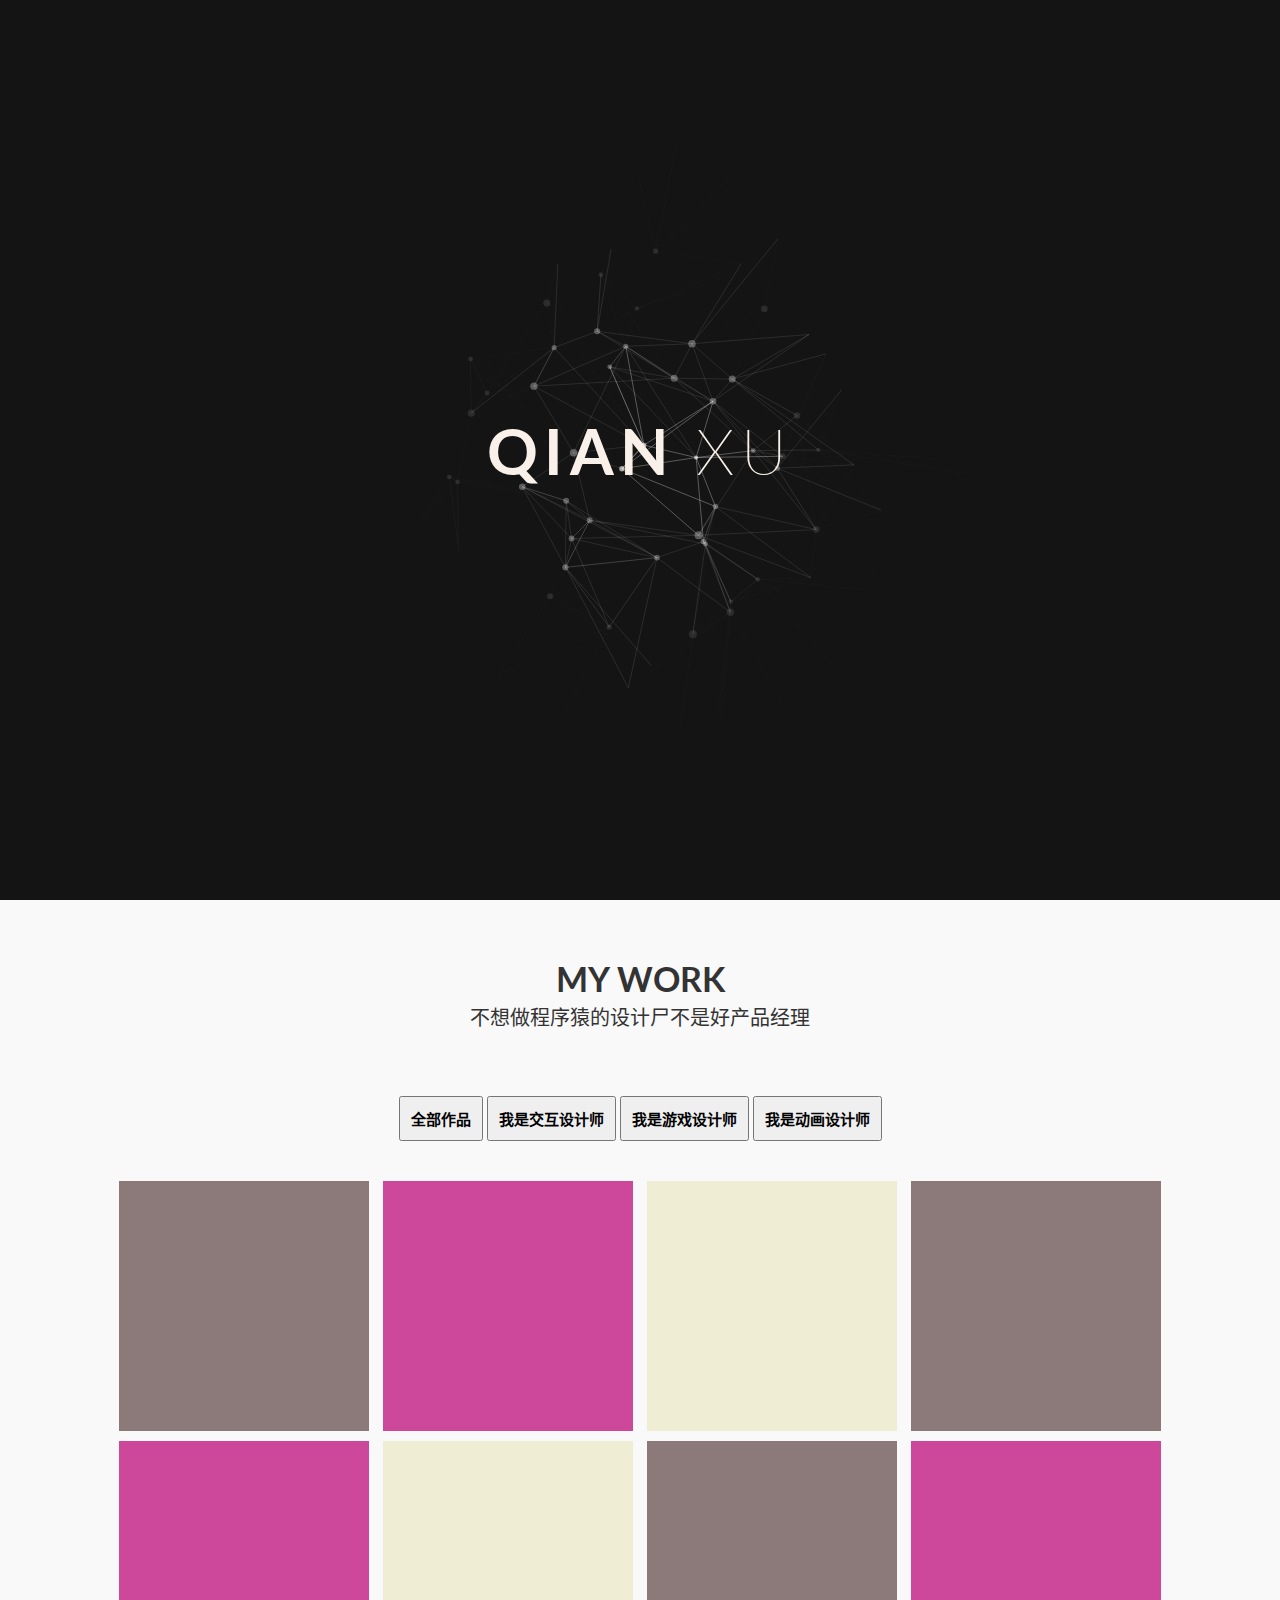
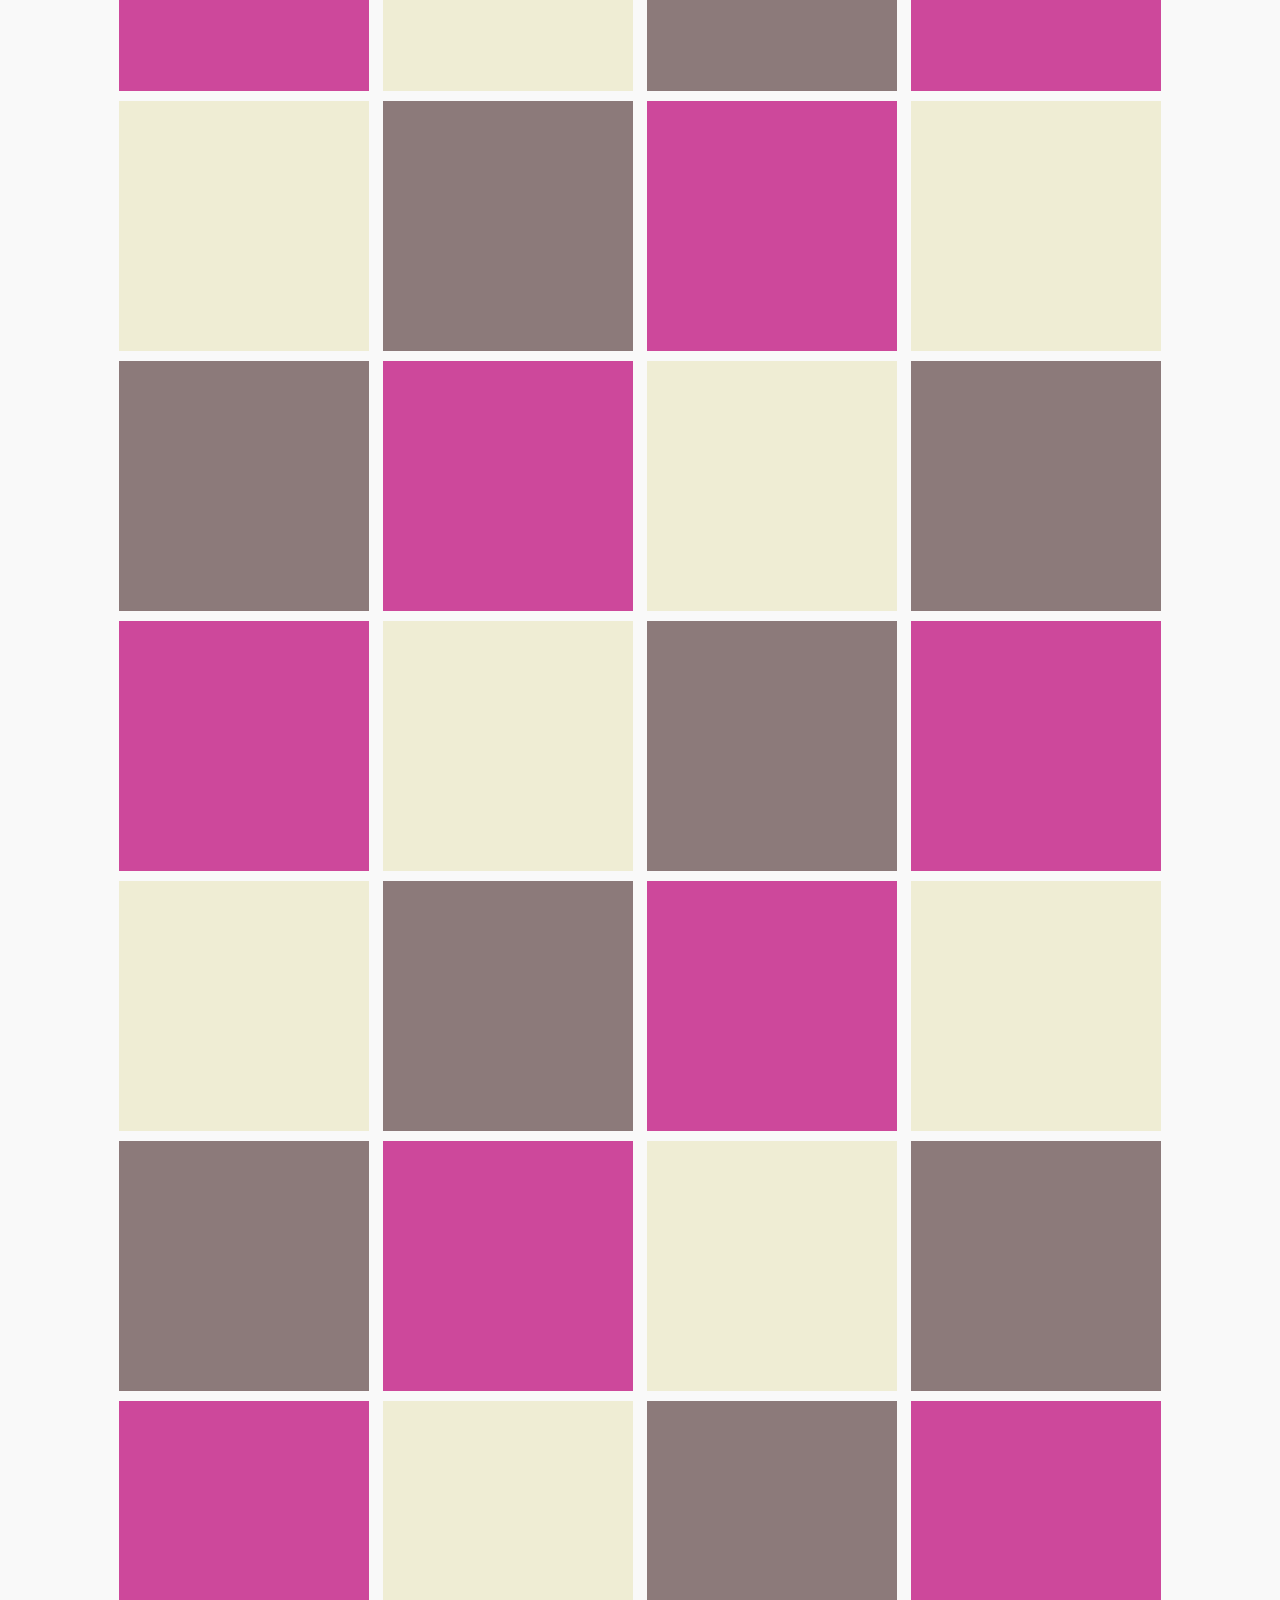
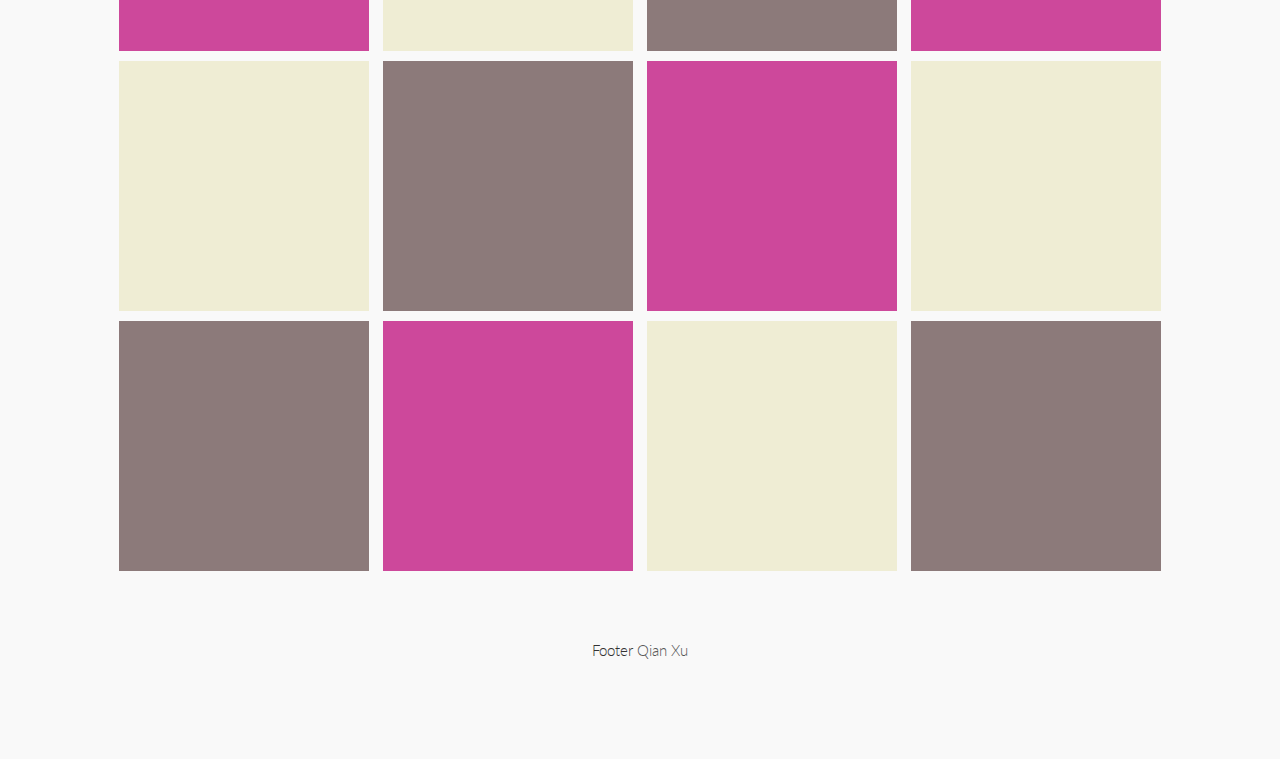
<file: index/index.html>
<!DOCTYPE html>
<html lang="zh-CN" class="no-js">
	<head>

		<meta charset="UTF-8" />
		<meta http-equiv="X-UA-Compatible" content="IE=edge"> 
		<meta name="viewport" content="width=device-width, initial-scale=1"> 
		<link rel="stylesheet" type="text/css" href="css/main.css" />
		<link rel="stylesheet" type="text/css" href="css/head_background.css" />
		<link rel="shortcut icon" href="shortcut/favicon(64px).png" type="image/x-icon">

		
		<title>Qian‘s Website</title>

		<link rel="stylesheet" type="text/css" href="css/default.css" />
		<link rel="stylesheet" type="text/css" href="css/gallery.css" />
		<script src="js/modernizr.custom.js"></script>
			
	</head>
	<body>
		<div class="headBackground">
			<div id="large-header" class="large-header">
				<canvas id="head-canvas"></canvas>
				<h1 class="main-title">Qian <span class="thin">Xu</span></h1>
			</div>

		</div>
		<!-- /container -->
		<nav>

		<div class="main">
			
			<header class="clearfix">
				<h1>MY WORK<span>不想做程序猿的设计尸不是好产品经理</span></h1>	
			</header>

			<div class="tag">
				<button><h1>全部作品</h1></button>
				<button><h1>我是交互设计师</h1></button>
				<button><h1>我是游戏设计师</h1></button>
				<button><h1>我是动画设计师</h1></button>
			</div>
				<ul id="og-grid" class="og-grid">
					<li>
						<a href="http://cargocollective.com/jaimemartinez/" data-largesrc="images/1.jpg" data-title="Azuki bean" data-description="Swiss chard pumpkin bunya nuts maize plantain aubergine napa cabbage soko coriander sweet pepper water spinach winter purslane shallot tigernut lentil beetroot.">
							<img src="images/thumbs/1.jpg" alt="img01"/>
						</a>
					</li>
					<li>
						<a href="http://cargocollective.com/jaimemartinez/" data-largesrc="images/2.jpg" data-title="Veggies sunt bona vobis" data-description="Komatsuna prairie turnip wattle seed artichoke mustard horseradish taro rutabaga ricebean carrot black-eyed pea turnip greens beetroot yarrow watercress kombu.">
							<img src="images/thumbs/2.jpg" alt="img02"/>
						</a>
					</li>
					<li>
						<a href="http://cargocollective.com/jaimemartinez/" data-largesrc="images/3.jpg" data-title="Dandelion horseradish" data-description="Cabbage bamboo shoot broccoli rabe chickpea chard sea lettuce lettuce ricebean artichoke earthnut pea aubergine okra brussels sprout avocado tomato.">
							<img src="images/thumbs/3.jpg" alt="img03"/>
						</a>
					</li>
					<li>
						<a href="http://cargocollective.com/jaimemartinez/" data-largesrc="images/1.jpg" data-title="Azuki bean" data-description="Swiss chard pumpkin bunya nuts maize plantain aubergine napa cabbage soko coriander sweet pepper water spinach winter purslane shallot tigernut lentil beetroot.">
							<img src="images/thumbs/1.jpg" alt="img01"/>
						</a>
					</li>
					<li>
						<a href="http://cargocollective.com/jaimemartinez/" data-largesrc="images/2.jpg" data-title="Veggies sunt bona vobis" data-description="Komatsuna prairie turnip wattle seed artichoke mustard horseradish taro rutabaga ricebean carrot black-eyed pea turnip greens beetroot yarrow watercress kombu.">
							<img src="images/thumbs/2.jpg" alt="img02"/>
						</a>
					</li>
					<li>
						<a href="http://cargocollective.com/jaimemartinez/" data-largesrc="images/3.jpg" data-title="Dandelion horseradish" data-description="Cabbage bamboo shoot broccoli rabe chickpea chard sea lettuce lettuce ricebean artichoke earthnut pea aubergine okra brussels sprout avocado tomato.">
							<img src="images/thumbs/3.jpg" alt="img03"/>
						</a>
					</li>
					<li>
						<a href="http://cargocollective.com/jaimemartinez/" data-largesrc="images/1.jpg" data-title="Azuki bean" data-description="Swiss chard pumpkin bunya nuts maize plantain aubergine napa cabbage soko coriander sweet pepper water spinach winter purslane shallot tigernut lentil beetroot.">
							<img src="images/thumbs/1.jpg" alt="img01"/>
						</a>
					</li>
					<li>
						<a href="http://cargocollective.com/jaimemartinez/" data-largesrc="images/2.jpg" data-title="Veggies sunt bona vobis" data-description="Komatsuna prairie turnip wattle seed artichoke mustard horseradish taro rutabaga ricebean carrot black-eyed pea turnip greens beetroot yarrow watercress kombu.">
							<img src="images/thumbs/2.jpg" alt="img02"/>
						</a>
					</li>
					<li>
						<a href="http://cargocollective.com/jaimemartinez/" data-largesrc="images/3.jpg" data-title="Dandelion horseradish" data-description="Cabbage bamboo shoot broccoli rabe chickpea chard sea lettuce lettuce ricebean artichoke earthnut pea aubergine okra brussels sprout avocado tomato.">
							<img src="images/thumbs/3.jpg" alt="img03"/>
						</a>
					</li>
					<li>
						<a href="http://cargocollective.com/jaimemartinez/" data-largesrc="images/1.jpg" data-title="Azuki bean" data-description="Swiss chard pumpkin bunya nuts maize plantain aubergine napa cabbage soko coriander sweet pepper water spinach winter purslane shallot tigernut lentil beetroot.">
							<img src="images/thumbs/1.jpg" alt="img01"/>
						</a>
					</li>
					<li>
						<a href="http://cargocollective.com/jaimemartinez/" data-largesrc="images/2.jpg" data-title="Veggies sunt bona vobis" data-description="Komatsuna prairie turnip wattle seed artichoke mustard horseradish taro rutabaga ricebean carrot black-eyed pea turnip greens beetroot yarrow watercress kombu.">
							<img src="images/thumbs/2.jpg" alt="img02"/>
						</a>
					</li>
					<li>
						<a href="http://cargocollective.com/jaimemartinez/" data-largesrc="images/3.jpg" data-title="Dandelion horseradish" data-description="Cabbage bamboo shoot broccoli rabe chickpea chard sea lettuce lettuce ricebean artichoke earthnut pea aubergine okra brussels sprout avocado tomato.">
							<img src="images/thumbs/3.jpg" alt="img03"/>
						</a>
					</li>
					<li>
						<a href="http://cargocollective.com/jaimemartinez/" data-largesrc="images/1.jpg" data-title="Azuki bean" data-description="Swiss chard pumpkin bunya nuts maize plantain aubergine napa cabbage soko coriander sweet pepper water spinach winter purslane shallot tigernut lentil beetroot.">
							<img src="images/thumbs/1.jpg" alt="img01"/>
						</a>
					</li>
					<li>
						<a href="http://cargocollective.com/jaimemartinez/" data-largesrc="images/2.jpg" data-title="Veggies sunt bona vobis" data-description="Komatsuna prairie turnip wattle seed artichoke mustard horseradish taro rutabaga ricebean carrot black-eyed pea turnip greens beetroot yarrow watercress kombu.">
							<img src="images/thumbs/2.jpg" alt="img02"/>
						</a>
					</li>
					<li>
						<a href="http://cargocollective.com/jaimemartinez/" data-largesrc="images/3.jpg" data-title="Dandelion horseradish" data-description="Cabbage bamboo shoot broccoli rabe chickpea chard sea lettuce lettuce ricebean artichoke earthnut pea aubergine okra brussels sprout avocado tomato.">
							<img src="images/thumbs/3.jpg" alt="img03"/>
						</a>
					</li>
					<li>
						<a href="http://cargocollective.com/jaimemartinez/" data-largesrc="images/1.jpg" data-title="Azuki bean" data-description="Swiss chard pumpkin bunya nuts maize plantain aubergine napa cabbage soko coriander sweet pepper water spinach winter purslane shallot tigernut lentil beetroot.">
							<img src="images/thumbs/1.jpg" alt="img01"/>
						</a>
					</li>
					<li>
						<a href="http://cargocollective.com/jaimemartinez/" data-largesrc="images/2.jpg" data-title="Veggies sunt bona vobis" data-description="Komatsuna prairie turnip wattle seed artichoke mustard horseradish taro rutabaga ricebean carrot black-eyed pea turnip greens beetroot yarrow watercress kombu.">
							<img src="images/thumbs/2.jpg" alt="img02"/>
						</a>
					</li>
					<li>
						<a href="http://cargocollective.com/jaimemartinez/" data-largesrc="images/3.jpg" data-title="Dandelion horseradish" data-description="Cabbage bamboo shoot broccoli rabe chickpea chard sea lettuce lettuce ricebean artichoke earthnut pea aubergine okra brussels sprout avocado tomato.">
							<img src="images/thumbs/3.jpg" alt="img03"/>
						</a>
					</li>
					<li>
						<a href="http://cargocollective.com/jaimemartinez/" data-largesrc="images/1.jpg" data-title="Azuki bean" data-description="Swiss chard pumpkin bunya nuts maize plantain aubergine napa cabbage soko coriander sweet pepper water spinach winter purslane shallot tigernut lentil beetroot.">
							<img src="images/thumbs/1.jpg" alt="img01"/>
						</a>
					</li>
					<li>
						<a href="http://cargocollective.com/jaimemartinez/" data-largesrc="images/2.jpg" data-title="Veggies sunt bona vobis" data-description="Komatsuna prairie turnip wattle seed artichoke mustard horseradish taro rutabaga ricebean carrot black-eyed pea turnip greens beetroot yarrow watercress kombu.">
							<img src="images/thumbs/2.jpg" alt="img02"/>
						</a>
					</li>
					<li>
						<a href="http://cargocollective.com/jaimemartinez/" data-largesrc="images/3.jpg" data-title="Dandelion horseradish" data-description="Cabbage bamboo shoot broccoli rabe chickpea chard sea lettuce lettuce ricebean artichoke earthnut pea aubergine okra brussels sprout avocado tomato.">
							<img src="images/thumbs/3.jpg" alt="img03"/>
						</a>
					</li>
					<li>
						<a href="http://cargocollective.com/jaimemartinez/" data-largesrc="images/1.jpg" data-title="Azuki bean" data-description="Swiss chard pumpkin bunya nuts maize plantain aubergine napa cabbage soko coriander sweet pepper water spinach winter purslane shallot tigernut lentil beetroot.">
							<img src="images/thumbs/1.jpg" alt="img01"/>
						</a>
					</li>
					<li>
						<a href="http://cargocollective.com/jaimemartinez/" data-largesrc="images/2.jpg" data-title="Veggies sunt bona vobis" data-description="Komatsuna prairie turnip wattle seed artichoke mustard horseradish taro rutabaga ricebean carrot black-eyed pea turnip greens beetroot yarrow watercress kombu.">
							<img src="images/thumbs/2.jpg" alt="img02"/>
						</a>
					</li>
					<li>
						<a href="http://cargocollective.com/jaimemartinez/" data-largesrc="images/3.jpg" data-title="Dandelion horseradish" data-description="Cabbage bamboo shoot broccoli rabe chickpea chard sea lettuce lettuce ricebean artichoke earthnut pea aubergine okra brussels sprout avocado tomato.">
							<img src="images/thumbs/3.jpg" alt="img03"/>
						</a>
					</li>
					<li>
						<a href="http://cargocollective.com/jaimemartinez/" data-largesrc="images/1.jpg" data-title="Azuki bean" data-description="Swiss chard pumpkin bunya nuts maize plantain aubergine napa cabbage soko coriander sweet pepper water spinach winter purslane shallot tigernut lentil beetroot.">
							<img src="images/thumbs/1.jpg" alt="img01"/>
						</a>
					</li>
					<li>
						<a href="http://cargocollective.com/jaimemartinez/" data-largesrc="images/2.jpg" data-title="Veggies sunt bona vobis" data-description="Komatsuna prairie turnip wattle seed artichoke mustard horseradish taro rutabaga ricebean carrot black-eyed pea turnip greens beetroot yarrow watercress kombu.">
							<img src="images/thumbs/2.jpg" alt="img02"/>
						</a>
					</li>
					<li>
						<a href="http://cargocollective.com/jaimemartinez/" data-largesrc="images/3.jpg" data-title="Dandelion horseradish" data-description="Cabbage bamboo shoot broccoli rabe chickpea chard sea lettuce lettuce ricebean artichoke earthnut pea aubergine okra brussels sprout avocado tomato.">
							<img src="images/thumbs/3.jpg" alt="img03"/>
						</a>
					</li>
					<li>
						<a href="http://cargocollective.com/jaimemartinez/" data-largesrc="images/1.jpg" data-title="Azuki bean" data-description="Swiss chard pumpkin bunya nuts maize plantain aubergine napa cabbage soko coriander sweet pepper water spinach winter purslane shallot tigernut lentil beetroot.">
							<img src="images/thumbs/1.jpg" alt="img01"/>
						</a>
					</li>
					<li>
						<a href="http://cargocollective.com/jaimemartinez/" data-largesrc="images/2.jpg" data-title="Veggies sunt bona vobis" data-description="Komatsuna prairie turnip wattle seed artichoke mustard horseradish taro rutabaga ricebean carrot black-eyed pea turnip greens beetroot yarrow watercress kombu.">
							<img src="images/thumbs/2.jpg" alt="img02"/>
						</a>
					</li>
					<li>
						<a href="http://cargocollective.com/jaimemartinez/" data-largesrc="images/3.jpg" data-title="Dandelion horseradish" data-description="Cabbage bamboo shoot broccoli rabe chickpea chard sea lettuce lettuce ricebean artichoke earthnut pea aubergine okra brussels sprout avocado tomato.">
							<img src="images/thumbs/3.jpg" alt="img03"/>
						</a>
					</li>
					<li>
						<a href="http://cargocollective.com/jaimemartinez/" data-largesrc="images/1.jpg" data-title="Azuki bean" data-description="Swiss chard pumpkin bunya nuts maize plantain aubergine napa cabbage soko coriander sweet pepper water spinach winter purslane shallot tigernut lentil beetroot.">
							<img src="images/thumbs/1.jpg" alt="img01"/>
						</a>
					</li>
					<li>
						<a href="http://cargocollective.com/jaimemartinez/" data-largesrc="images/2.jpg" data-title="Veggies sunt bona vobis" data-description="Komatsuna prairie turnip wattle seed artichoke mustard horseradish taro rutabaga ricebean carrot black-eyed pea turnip greens beetroot yarrow watercress kombu.">
							<img src="images/thumbs/2.jpg" alt="img02"/>
						</a>
					</li>
					<li>
						<a href="http://cargocollective.com/jaimemartinez/" data-largesrc="images/3.jpg" data-title="Dandelion horseradish" data-description="Cabbage bamboo shoot broccoli rabe chickpea chard sea lettuce lettuce ricebean artichoke earthnut pea aubergine okra brussels sprout avocado tomato.">
							<img src="images/thumbs/3.jpg" alt="img03"/>
						</a>
					</li>
					<li>
						<a href="http://cargocollective.com/jaimemartinez/" data-largesrc="images/1.jpg" data-title="Azuki bean" data-description="Swiss chard pumpkin bunya nuts maize plantain aubergine napa cabbage soko coriander sweet pepper water spinach winter purslane shallot tigernut lentil beetroot.">
							<img src="images/thumbs/1.jpg" alt="img01"/>
						</a>
					</li>
					<li>
						<a href="http://cargocollective.com/jaimemartinez/" data-largesrc="images/2.jpg" data-title="Veggies sunt bona vobis" data-description="Komatsuna prairie turnip wattle seed artichoke mustard horseradish taro rutabaga ricebean carrot black-eyed pea turnip greens beetroot yarrow watercress kombu.">
							<img src="images/thumbs/2.jpg" alt="img02"/>
						</a>
					</li>
					<li>
						<a href="http://cargocollective.com/jaimemartinez/" data-largesrc="images/3.jpg" data-title="Dandelion horseradish" data-description="Cabbage bamboo shoot broccoli rabe chickpea chard sea lettuce lettuce ricebean artichoke earthnut pea aubergine okra brussels sprout avocado tomato.">
							<img src="images/thumbs/3.jpg" alt="img03"/>
						</a>
					</li>
					<li>
						<a href="http://cargocollective.com/jaimemartinez/" data-largesrc="images/1.jpg" data-title="Azuki bean" data-description="Swiss chard pumpkin bunya nuts maize plantain aubergine napa cabbage soko coriander sweet pepper water spinach winter purslane shallot tigernut lentil beetroot.">
							<img src="images/thumbs/1.jpg" alt="img01"/>
						</a>
					</li>
					<li>
						<a href="http://cargocollective.com/jaimemartinez/" data-largesrc="images/2.jpg" data-title="Veggies sunt bona vobis" data-description="Komatsuna prairie turnip wattle seed artichoke mustard horseradish taro rutabaga ricebean carrot black-eyed pea turnip greens beetroot yarrow watercress kombu.">
							<img src="images/thumbs/2.jpg" alt="img02"/>
						</a>
					</li>
					<li>
						<a href="http://cargocollective.com/jaimemartinez/" data-largesrc="images/3.jpg" data-title="Dandelion horseradish" data-description="Cabbage bamboo shoot broccoli rabe chickpea chard sea lettuce lettuce ricebean artichoke earthnut pea aubergine okra brussels sprout avocado tomato.">
							<img src="images/thumbs/3.jpg" alt="img03"/>
						</a>
					</li>
					<li>
						<a href="http://cargocollective.com/jaimemartinez/" data-largesrc="images/1.jpg" data-title="Azuki bean" data-description="Swiss chard pumpkin bunya nuts maize plantain aubergine napa cabbage soko coriander sweet pepper water spinach winter purslane shallot tigernut lentil beetroot.">
							<img src="images/thumbs/1.jpg" alt="img01"/>
						</a>
					</li>
				</ul>
				<p>Footer <a href="#">Qian Xu</a></p>
		</div>


		<script src="https://ajax.googleapis.com/ajax/libs/jquery/1.9.1/jquery.min.js"></script>
		

		<script src="js/TweenLite.min.js"></script>
		<script src="js/EasePack.min.js"></script>
		<script src="js/head_background.js"></script>
		<script src="js/grid.js"></script>
		<script>
			$(function() {
				Grid.init();
			});
		</script>

	</body>
</html>
</file>
<file: index/css/main.css>
html{
	background:whitesmoke;
}
</file>
<file: index/css/head_background.css>
.large-header {
	position: relative;
	width: 100%;
	background: #333;
	overflow: hidden;
	background-size: cover;
	background-position: center center;
	z-index: 1;
}

.headBackground .large-header {
	/*background-image: url('../img/demo-1-bg.jpg');*/
	background:rgb(20,20,20);
}
.main-title {
	position: absolute;
	margin: 0;
	padding: 0;
	color: #f9f1e9;
	text-align: center;
	top: 50%;
	left: 50%;
	-webkit-transform: translate3d(-50%,-50%,0);
	transform: translate3d(-50%,-50%,0);
}

.headBackground .main-title {
	text-transform: uppercase;
	font-size: 4.2em;
	letter-spacing: 0.1em;
}


.main-title .thin {
	font-weight: 200;
}

@media only screen and (max-width : 768px) {
	.headBackground .main-title{
		font-size: 3em;
	}
}
</file>
<file: index/css/default.css>
/* General Demo Style */
@import url(http://fonts.googleapis.com/css?family=Lato:300,400,700);

html { height: 100%; }

*,
*:after,
*:before {
	-webkit-box-sizing: border-box;
	-moz-box-sizing: border-box;
	box-sizing: border-box;
	padding: 0;
	margin: 0;
}

/* Clearfix hack by Nicolas Gallagher: http://nicolasgallagher.com/micro-clearfix-hack/ */
.clearfix:before,
.clearfix:after {
    content: " ";
    display: table;
}

.clearfix:after {
    clear: both;
}

.clearfix {
    *zoom: 1;
}

body {
    font-family: 'Lato', Calibri, Arial, sans-serif;
    background: #f9f9f9;
    font-weight: 300;
    font-size: 15px;
    color: #333;
    overflow: scroll;
    overflow-x: hidden;
}

a {
	color: #555;
	text-decoration: none;
}

.container {
	width: 100%;
	position: relative;
}

.container > header {
	width: 90%;
	max-width: 1240px;
	margin: 0 auto;
	position: relative;
	padding: 0 30px 50px 30px;
}

.container > header {
	padding: 60px 30px 50px;
	text-align: center;
}

.container > header h1 {
	font-size: 34px;
	line-height: 38px;
	margin: 0 auto;
	font-weight: 700;
	color: #333;
}

.container > header h1 span {
	display: block;
	font-size: 20px;
	font-weight: 300;
}

.main > p {
	text-align: center;
	padding: 50px 20px;
}

/* Header Style */
.codrops-top {
	line-height: 24px;
	font-size: 11px;
	background: #fff;
	background: rgba(255, 255, 255, 0.5);
	text-transform: uppercase;
	z-index: 9999;
	position: relative;
	box-shadow: 1px 0px 2px rgba(0,0,0,0.2);
}

.codrops-top a {
	padding: 0px 10px;
	letter-spacing: 1px;
	color: #333;
	display: inline-block;
}

.codrops-top a:hover {
	background: rgba(255,255,255,0.8);
	color: #000;
}

.codrops-top span.right {
	float: right;
}

.codrops-top span.right a {
	float: left;
	display: block;
}
</file>
<file: index/css/gallery.css>
.main{
	padding:60px 30px 50px;
	text-align: center;
	width:90%;
	max-width:1240px;
	margin:0 auto;
	position:relative;
}
.clearfix h1{
	font-size:34px;
	line-height: 38px;
	font-weight: 700;
	display: block;
}
.clearfix span{
	display:block;
	font-size:20px;
	font-weight: 300;
}
.tag{padding:60px 0px 10px 0px;}
.tag h1{
	font-size:15px;
	display:inline-block;
	padding:10px 10px;

}

.og-grid {
	list-style: none;
	padding: 20px 0;
	margin: 0 auto;
	text-align: center;
	width: 100%;
}

.og-grid li {
	display: inline-block;
	margin: 10px 5px 0 5px;
	vertical-align: top;
	height: 250px;
}

.og-grid li > a,
.og-grid li > a img {
	border: none;
	outline: none;
	display: block;
	position: relative;
}

.og-grid li.og-expanded > a::after {
	top: auto;
	border: solid transparent;
	content: " ";
	height: 0;
	width: 0;
	position: absolute;
	pointer-events: none;
	border-bottom-color: #ddd;
	border-width: 15px;
	left: 50%;
	margin: -20px 0 0 -15px;
}

.og-expander {
	position: absolute;
	background: #ddd;
	top: auto;
	left: 0;
	width: 100%;
	margin-top: 10px;
	text-align: left;
	height: 0;
	overflow: hidden;
}

.og-expander-inner {
	padding: 50px 30px;
	height: 100%;
}

.og-close {
	position: absolute;
	width: 40px;
	height: 40px;
	top: 20px;
	right: 20px;
	cursor: pointer;
}

.og-close::before,
.og-close::after {
	content: '';
	position: absolute;
	width: 100%;
	top: 50%;
	height: 1px;
	background: #888;
	-webkit-transform: rotate(45deg);
	-moz-transform: rotate(45deg);
	transform: rotate(45deg);
}

.og-close::after {
	-webkit-transform: rotate(-45deg);
	-moz-transform: rotate(-45deg);
	transform: rotate(-45deg);
}

.og-close:hover::before,
.og-close:hover::after {
	background: #333;
}

.og-fullimg,
.og-details {
	width: 50%;
	float: left;
	height: 100%;
	overflow: hidden;
	position: relative;
}

.og-details {
	padding: 0 40px 0 20px;
}

.og-fullimg {
	text-align: center;
}

.og-fullimg img {
	display: inline-block;
	max-height: 100%;
	max-width: 100%;
}

.og-details h3 {
	font-weight: 300;
	font-size: 52px;
	padding: 40px 0 10px;
	margin-bottom: 10px;
}

.og-details p {
	font-weight: 400;
	font-size: 16px;
	line-height: 22px;
	color: #999;
}

.og-details a {
	font-weight: 700;
	font-size: 16px;
	color: #333;
	text-transform: uppercase;
	letter-spacing: 2px;
	padding: 10px 20px;
	border: 3px solid #333;
	display: inline-block;
	margin: 30px 0 0;
	outline: none;
}

.og-details a::before {
	content: '\2192';
	display: inline-block;
	margin-right: 10px;
}

.og-details a:hover {
	border-color: #999;
	color: #999;
}

.og-loading {
	width: 20px;
	height: 20px;
	border-radius: 50%;
	background: #ddd;
	box-shadow: 0 0 1px #ccc, 15px 30px 1px #ccc, -15px 30px 1px #ccc;
	position: absolute;
	top: 50%;
	left: 50%;
	margin: -25px 0 0 -25px;
	-webkit-animation: loader 0.5s infinite ease-in-out both;
	-moz-animation: loader 0.5s infinite ease-in-out both;
	animation: loader 0.5s infinite ease-in-out both;
}

@-webkit-keyframes loader {
	0% { background: #ddd; }
	33% { background: #ccc; box-shadow: 0 0 1px #ccc, 15px 30px 1px #ccc, -15px 30px 1px #ddd; }
	66% { background: #ccc; box-shadow: 0 0 1px #ccc, 15px 30px 1px #ddd, -15px 30px 1px #ccc; }
}

@-moz-keyframes loader {
	0% { background: #ddd; }
	33% { background: #ccc; box-shadow: 0 0 1px #ccc, 15px 30px 1px #ccc, -15px 30px 1px #ddd; }
	66% { background: #ccc; box-shadow: 0 0 1px #ccc, 15px 30px 1px #ddd, -15px 30px 1px #ccc; }
}

@keyframes loader {
	0% { background: #ddd; }
	33% { background: #ccc; box-shadow: 0 0 1px #ccc, 15px 30px 1px #ccc, -15px 30px 1px #ddd; }
	66% { background: #ccc; box-shadow: 0 0 1px #ccc, 15px 30px 1px #ddd, -15px 30px 1px #ccc; }
}

@media screen and (max-width: 830px) {

	.og-expander h3 { font-size: 32px; }
	.og-expander p { font-size: 13px; }
	.og-expander a { font-size: 12px; }

}

@media screen and (max-width: 650px) {

	.og-fullimg { display: none; }
	.og-details { float: none; width: 100%; }
	
}
</file>
